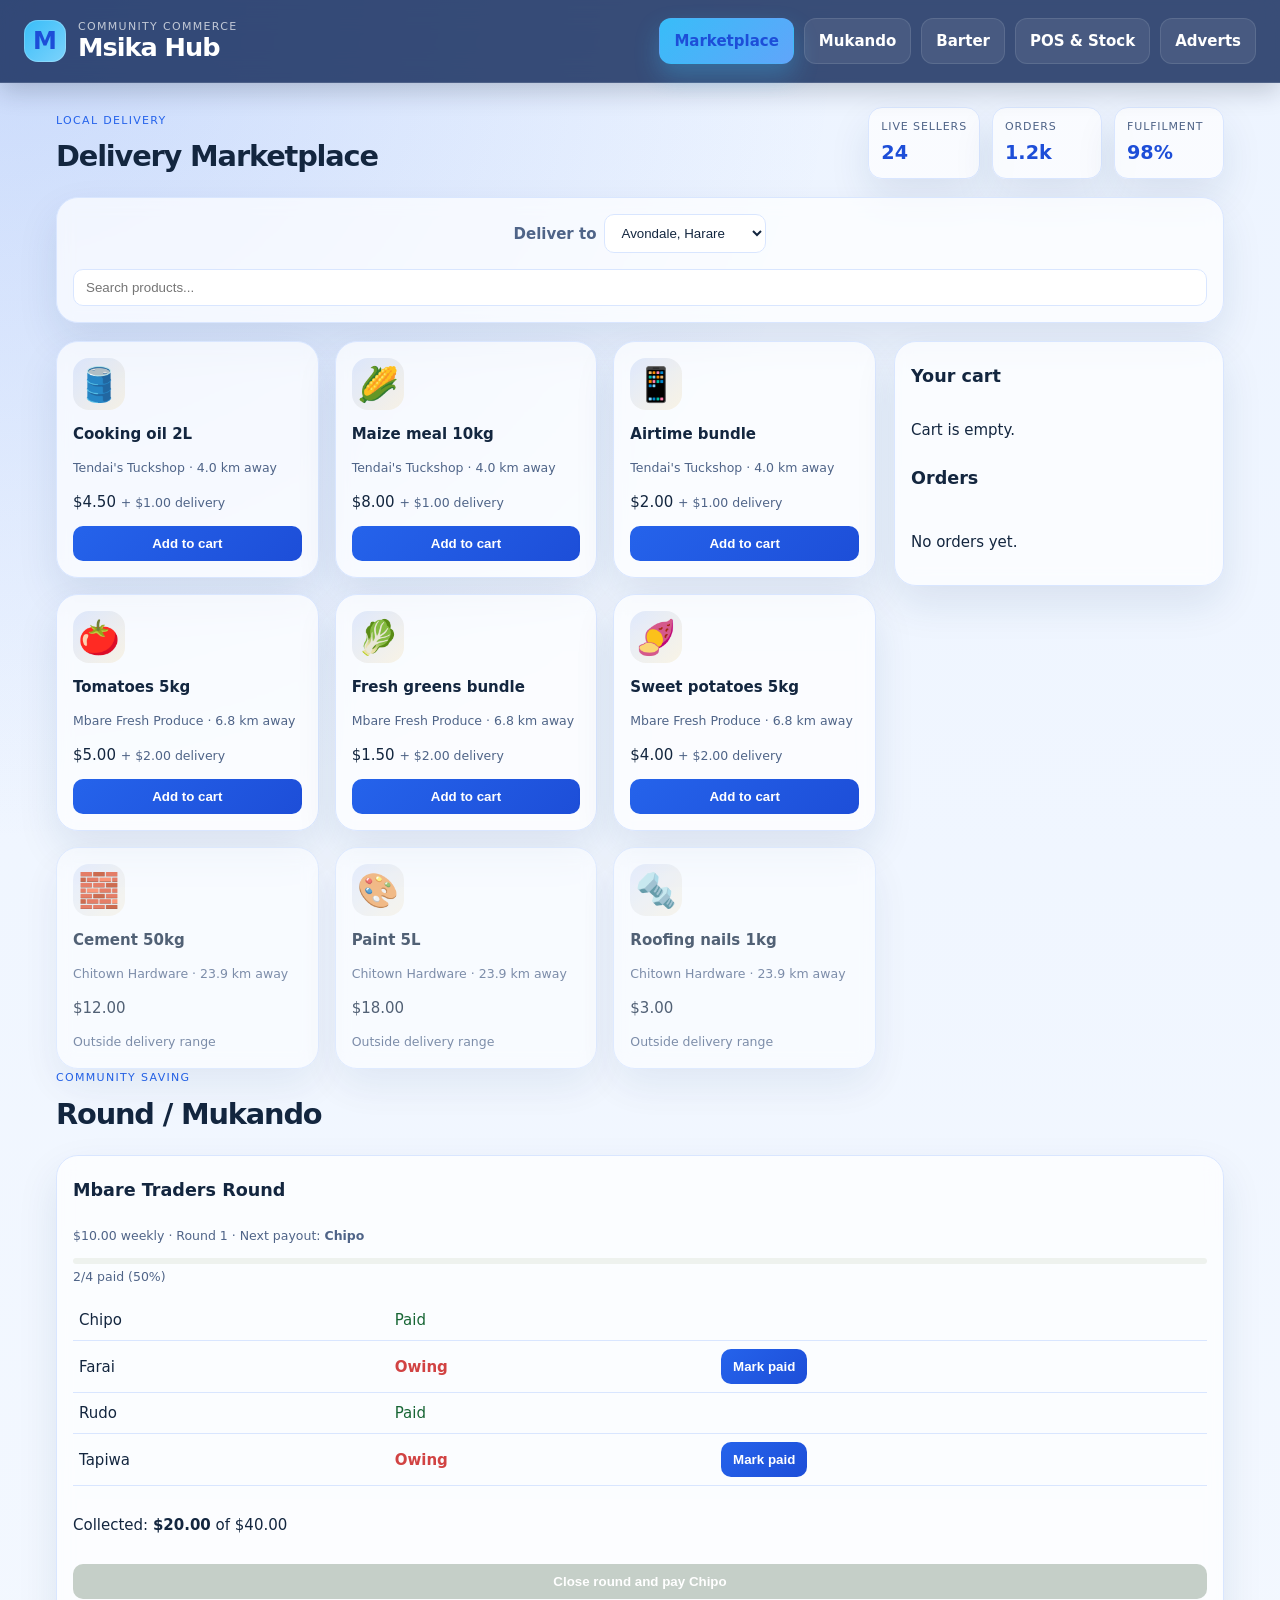
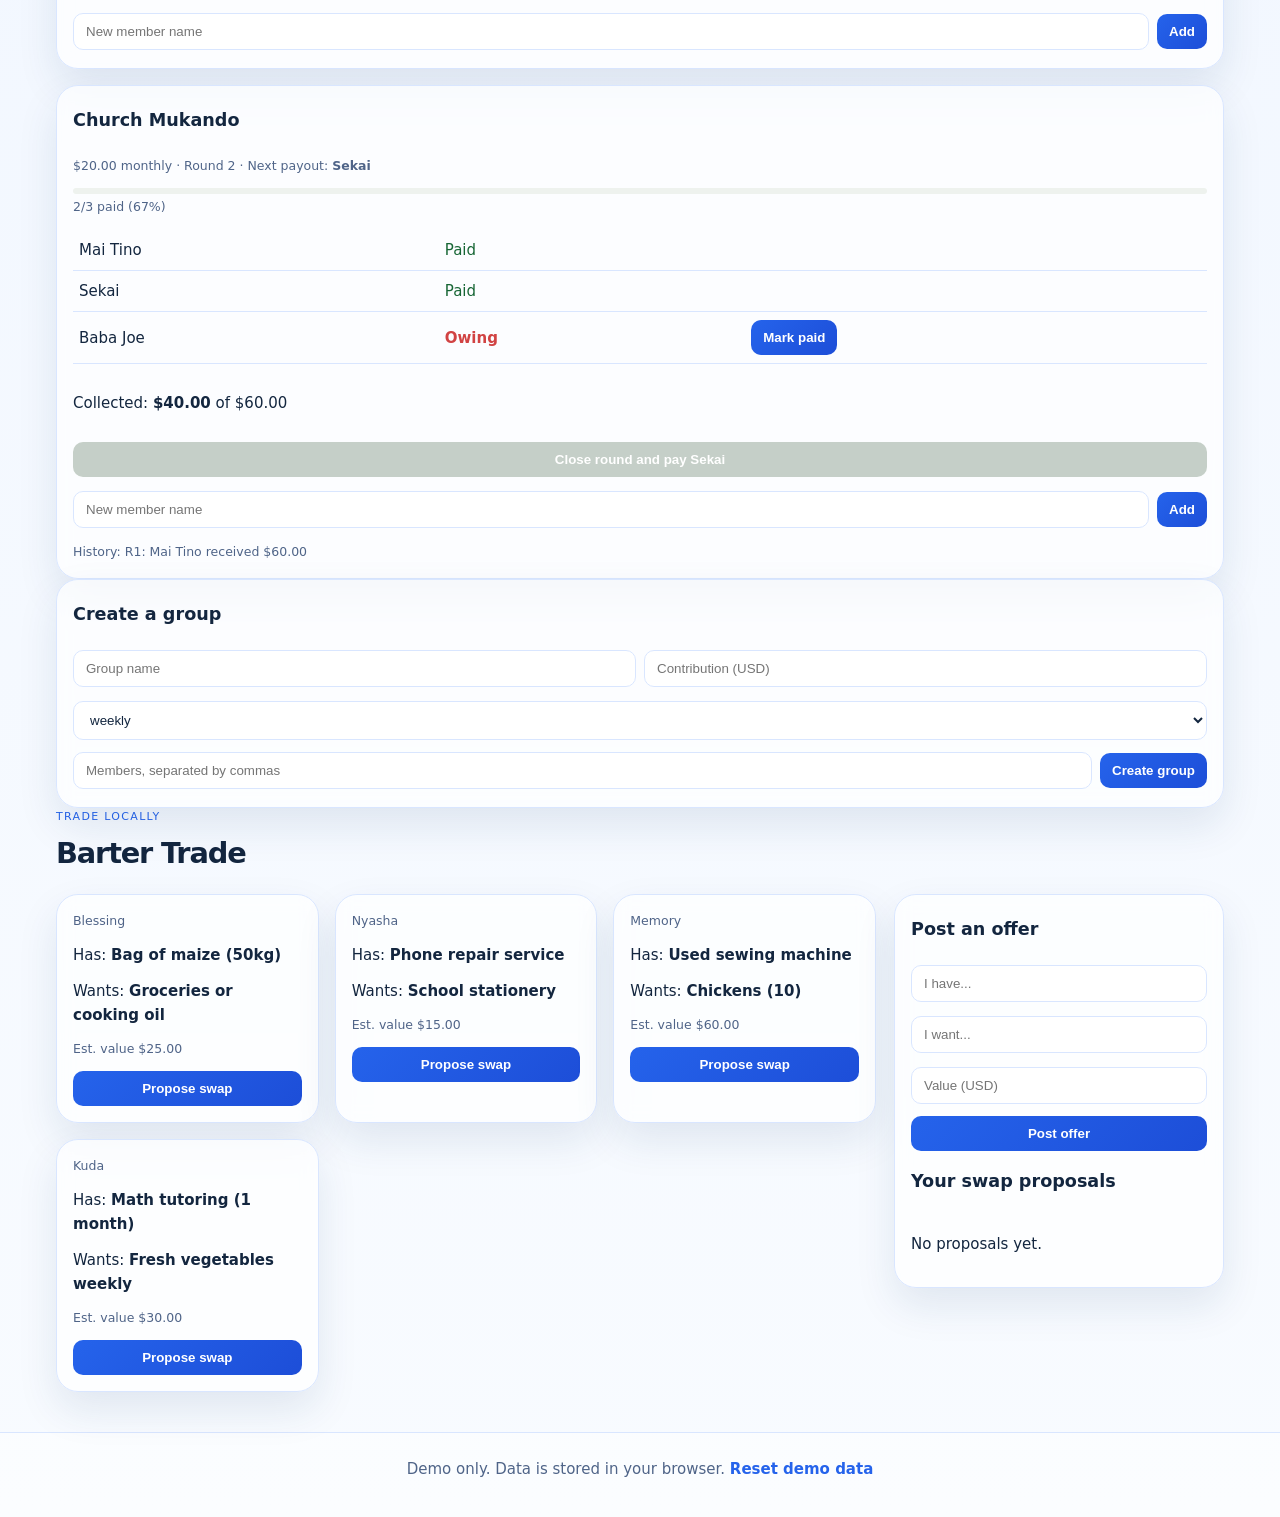
<file: msika-hub/msika/index.html>
<!DOCTYPE html>
<html lang="en">
<head>
  <meta charset="utf-8">
  <meta name="viewport" content="width=device-width,initial-scale=1">
  <title>Msika Hub</title>
  <link rel="preconnect" href="https://fonts.googleapis.com">
  <link rel="preconnect" href="https://fonts.gstatic.com" crossorigin>
  <link rel="stylesheet" href="css/style.css">
</head>
<body data-page="market">
  <header class="topbar">
    <div class="brand-wrap">
      <div class="brand-mark">M</div>
      <div class="brand-copy">
        <span class="eyebrow">Community commerce</span>
        <h1>Msika Hub</h1>
      </div>
    </div>
    <nav aria-label="Main navigation">
      <a href="index.html" class="nav-link on">Marketplace</a>
      <a href="mukando.html" class="nav-link">Mukando</a>
      <a href="barter.html" class="nav-link">Barter</a>
      <a href="pos.html" class="nav-link">POS &amp; Stock</a>
      <a href="ads.html" class="nav-link">Adverts</a>
    </nav>
  </header>

  <main>
    <section id="v-market" class="panel-section">
      <div class="section-header">
        <div>
          <p class="eyebrow">Local delivery</p>
          <h2>Delivery Marketplace</h2>
        </div>
        <div class="stats-strip">
          <div class="metric-pill">
            <span>Live sellers</span>
            <strong>24</strong>
          </div>
          <div class="metric-pill">
            <span>Orders</span>
            <strong>1.2k</strong>
          </div>
          <div class="metric-pill">
            <span>Fulfilment</span>
            <strong>98%</strong>
          </div>
        </div>
      </div>

      <div class="bar panel-surface">
        <label>Deliver to <select id="area"></select></label>
        <input id="q" placeholder="Search products..." autocomplete="off">
      </div>

      <div class="split">
        <div>
          <div id="products" class="grid"></div>
        </div>
        <aside class="side-panel">
          <h3>Your cart</h3>
          <div id="cart"></div>
          <h3>Orders</h3>
          <div id="orders"></div>
        </aside>
      </div>
    </section>

    <section id="v-mukando" hidden class="panel-section">
      <div class="section-header compact">
        <div>
          <p class="eyebrow">Community saving</p>
          <h2>Round / Mukando</h2>
        </div>
      </div>
      <div id="groups" class="grid"></div>
      <form data-f="group" class="card wide form-panel">
        <h3>Create a group</h3>
        <div class="inline">
          <input name="name" placeholder="Group name" required>
          <input name="amount" type="number" min="1" step="0.5" placeholder="Contribution (USD)" required>
        </div>
        <div class="inline">
          <select name="freq">
            <option>weekly</option>
            <option>monthly</option>
          </select>
          <input name="members" placeholder="Members, separated by commas" required>
          <button>Create group</button>
        </div>
      </form>
    </section>

    <section id="v-barter" hidden class="panel-section">
      <div class="section-header compact">
        <div>
          <p class="eyebrow">Trade locally</p>
          <h2>Barter Trade</h2>
        </div>
      </div>
      <div class="split">
        <div>
          <div id="offers" class="grid"></div>
        </div>
        <aside class="side-panel">
          <form data-f="offer">
            <h3>Post an offer</h3>
            <input name="have" placeholder="I have..." required>
            <input name="want" placeholder="I want..." required>
            <input name="val" type="number" min="1" placeholder="Value (USD)" required>
            <button>Post offer</button>
          </form>
          <h3>Your swap proposals</h3>
          <div id="props"></div>
        </aside>
      </div>
    </section>

    <section id="v-pos" hidden></section>
    <section id="v-ads" hidden></section>
  </main>

  <footer>
    Demo only. Data is stored in your browser.
    <a href="#" data-a="reset">Reset demo data</a>
  </footer>

  <div id="toast" class="toast" aria-live="polite"></div>

  <script src="data/mock-data.js"></script>
  <script src="js/app.js"></script>
</body>
</html>
</file>
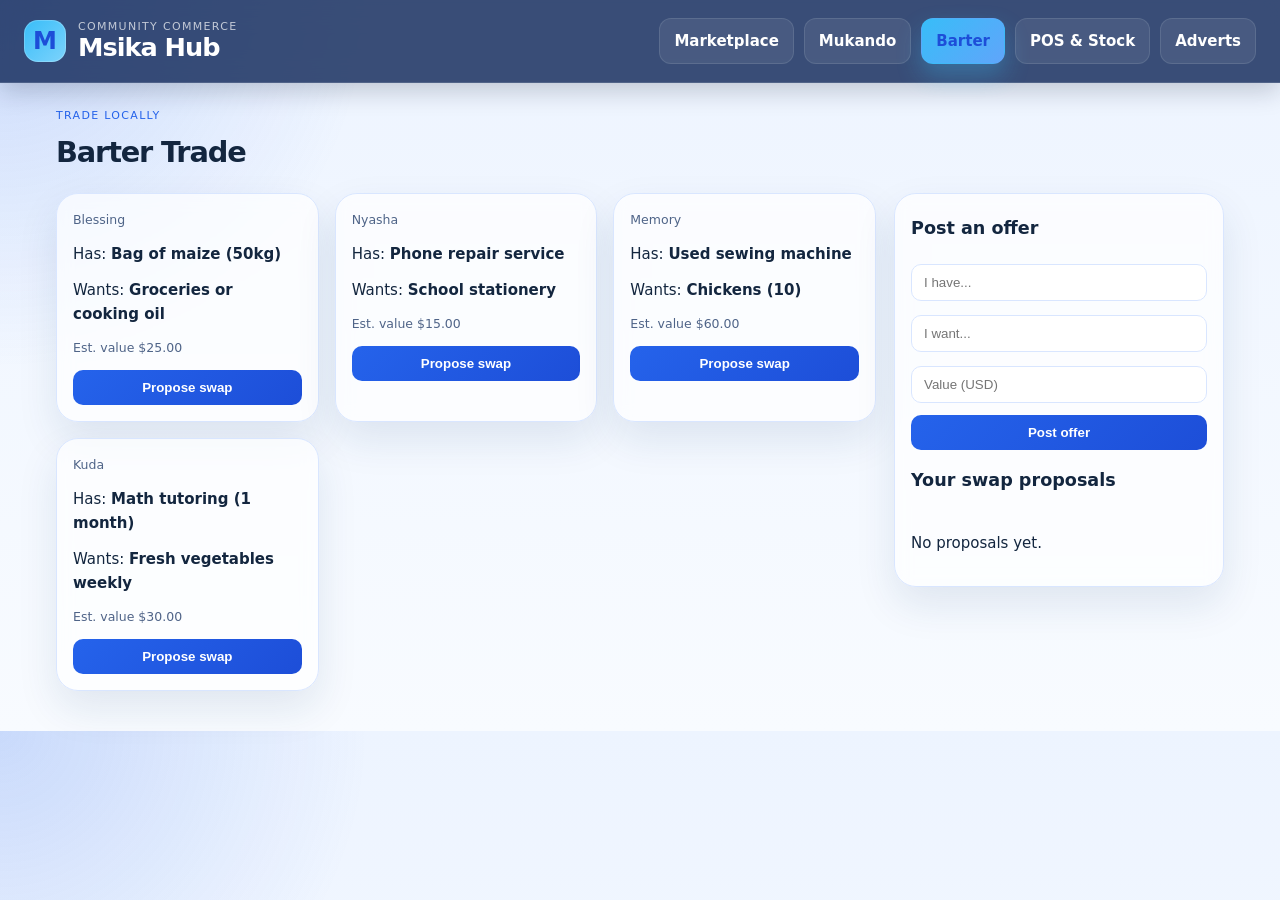
<file: msika-hub/msika/barter.html>
<!DOCTYPE html>
<html lang="en">
<head>
  <meta charset="utf-8">
  <meta name="viewport" content="width=device-width,initial-scale=1">
  <title>Barter | Msika Hub</title>
  <link rel="preconnect" href="https://fonts.googleapis.com">
  <link rel="preconnect" href="https://fonts.gstatic.com" crossorigin>
  <link rel="stylesheet" href="css/style.css">
</head>
<body data-page="barter">
  <header class="topbar">
    <div class="brand-wrap">
      <div class="brand-mark">M</div>
      <div class="brand-copy">
        <span class="eyebrow">Community commerce</span>
        <h1>Msika Hub</h1>
      </div>
    </div>
    <nav aria-label="Main navigation">
      <a href="index.html" class="nav-link">Marketplace</a>
      <a href="mukando.html" class="nav-link">Mukando</a>
      <a href="barter.html" class="nav-link on">Barter</a>
      <a href="pos.html" class="nav-link">POS &amp; Stock</a>
      <a href="ads.html" class="nav-link">Adverts</a>
    </nav>
  </header>

  <main>
    <section class="panel-section">
      <div class="section-header compact">
        <div>
          <p class="eyebrow">Trade locally</p>
          <h2>Barter Trade</h2>
        </div>
      </div>
      <div class="split">
        <div>
          <div id="offers" class="grid"></div>
        </div>
        <aside class="side-panel">
          <form data-f="offer">
            <h3>Post an offer</h3>
            <input name="have" placeholder="I have..." required>
            <input name="want" placeholder="I want..." required>
            <input name="val" type="number" min="1" placeholder="Value (USD)" required>
            <button>Post offer</button>
          </form>
          <h3>Your swap proposals</h3>
          <div id="props"></div>
        </aside>
      </div>
    </section>
  </main>

  <div id="toast" class="toast" aria-live="polite"></div>

  <script src="data/mock-data.js"></script>
  <script src="js/app.js"></script>
</body>
</html>
</file>
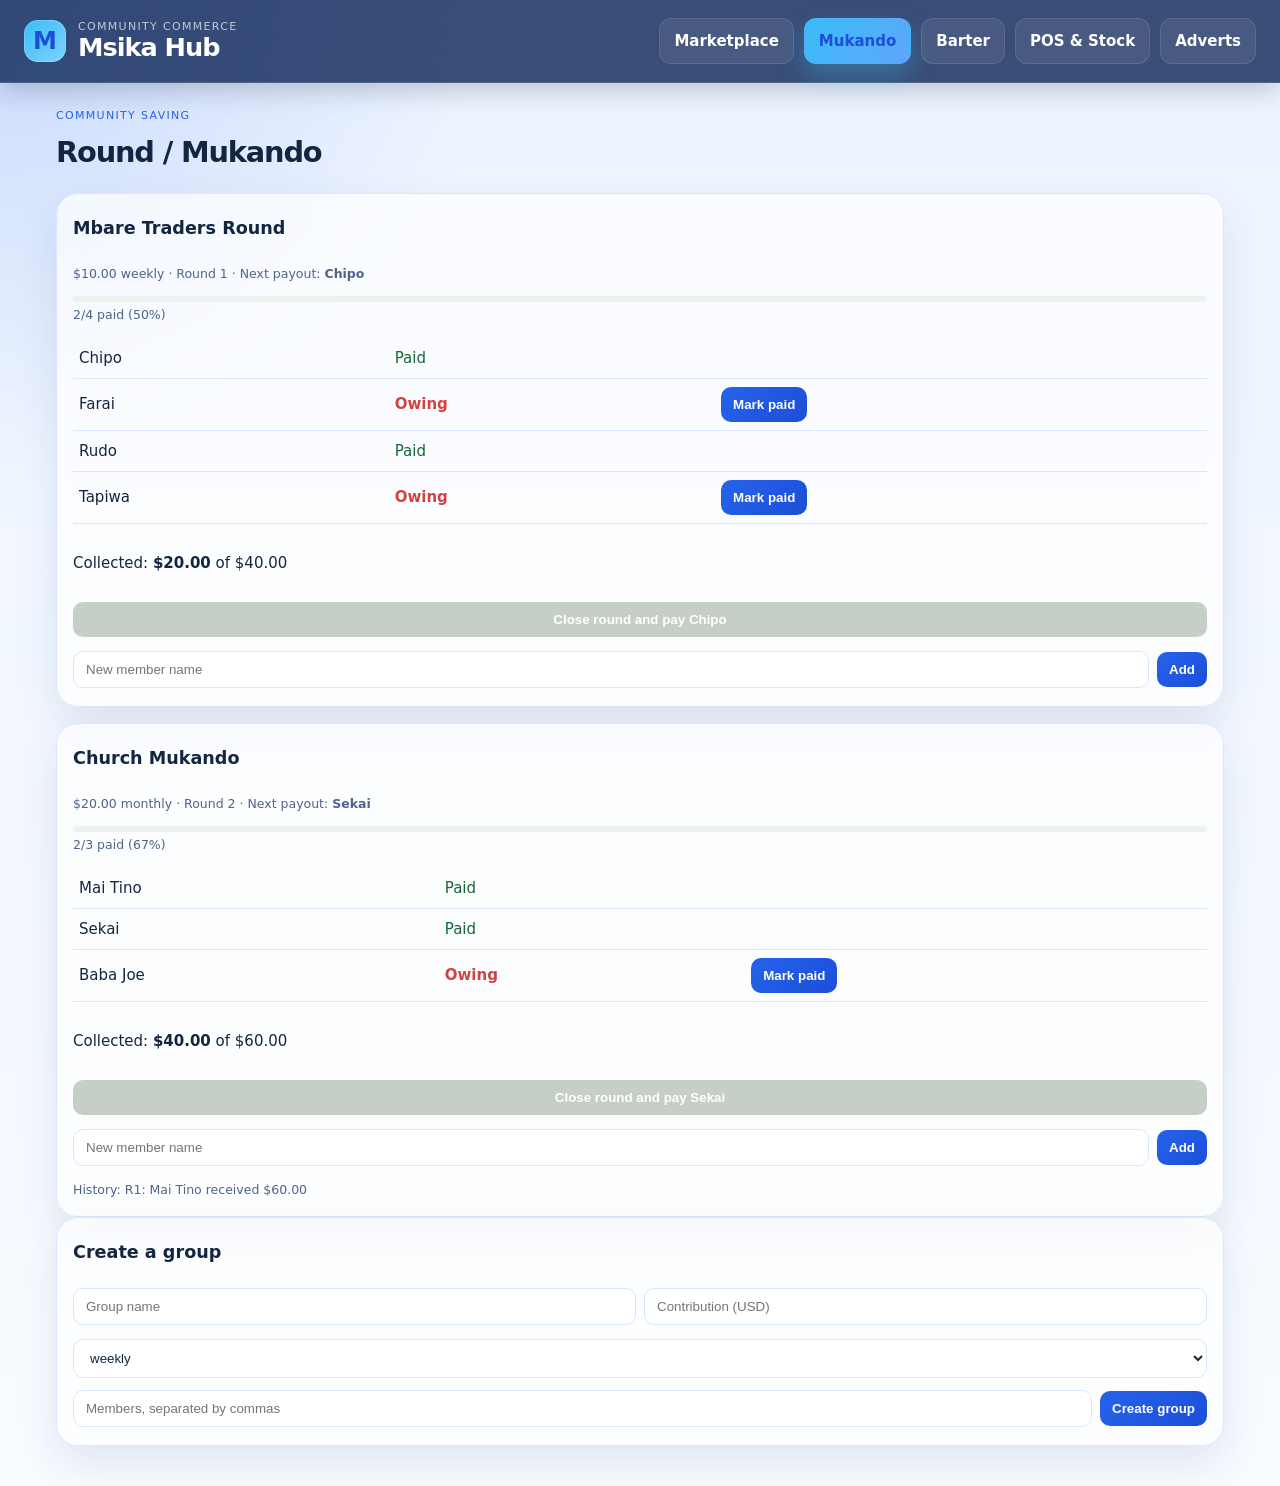
<file: msika-hub/msika/mukando.html>
<!DOCTYPE html>
<html lang="en">
<head>
  <meta charset="utf-8">
  <meta name="viewport" content="width=device-width,initial-scale=1">
  <title>Mukando | Msika Hub</title>
  <link rel="preconnect" href="https://fonts.googleapis.com">
  <link rel="preconnect" href="https://fonts.gstatic.com" crossorigin>
  <link rel="stylesheet" href="css/style.css">
</head>
<body data-page="mukando">
  <header class="topbar">
    <div class="brand-wrap">
      <div class="brand-mark">M</div>
      <div class="brand-copy">
        <span class="eyebrow">Community commerce</span>
        <h1>Msika Hub</h1>
      </div>
    </div>
    <nav aria-label="Main navigation">
      <a href="index.html" class="nav-link">Marketplace</a>
      <a href="mukando.html" class="nav-link on">Mukando</a>
      <a href="barter.html" class="nav-link">Barter</a>
      <a href="pos.html" class="nav-link">POS &amp; Stock</a>
      <a href="ads.html" class="nav-link">Adverts</a>
    </nav>
  </header>

  <main>
    <section class="panel-section">
      <div class="section-header compact">
        <div>
          <p class="eyebrow">Community saving</p>
          <h2>Round / Mukando</h2>
        </div>
      </div>
      <div id="groups" class="grid"></div>
      <form data-f="group" class="card wide form-panel">
        <h3>Create a group</h3>
        <div class="inline">
          <input name="name" placeholder="Group name" required>
          <input name="amount" type="number" min="1" step="0.5" placeholder="Contribution (USD)" required>
        </div>
        <div class="inline">
          <select name="freq">
            <option>weekly</option>
            <option>monthly</option>
          </select>
          <input name="members" placeholder="Members, separated by commas" required>
          <button>Create group</button>
        </div>
      </form>
    </section>
  </main>

  <div id="toast" class="toast" aria-live="polite"></div>

  <script src="data/mock-data.js"></script>
  <script src="js/app.js"></script>
</body>
</html>
</file>
<file: msika-hub/msika/css/style.css>
:root {
  --bg: #edf5ff;
  --bg-elevated: #ffffff;
  --panel: rgba(255,255,255,0.8);
  --panel-strong: #ffffff;
  --primary: #2563eb;
  --primary-deep: #1d4ed8;
  --primary-soft: rgba(37, 99, 235, 0.12);
  --secondary: #38bdf8;
  --secondary-soft: rgba(56, 189, 248, 0.18);
  --text: #13263f;
  --muted: #4f6488;
  --line: #d9e6ff;
  --success: #0ea5e9;
  --danger: #d14343;
  --shadow: 0 18px 40px rgba(20, 54, 110, 0.1);
  --radius: 22px;
}

* { box-sizing: border-box; }
html { scroll-behavior: smooth; }
body {
  margin: 0;
  font: 15px/1.6 "Segoe UI", system-ui, -apple-system, sans-serif;
  background:
    radial-gradient(circle at top left, rgba(37, 99, 235, 0.18), transparent 25%),
    linear-gradient(180deg, #edf4ff 0%, #f8fbff 100%);
  color: var(--text);
}

a { color: inherit; }

header.topbar {
  position: sticky;
  top: 0;
  z-index: 20;
  display: flex;
  justify-content: space-between;
  align-items: center;
  gap: 18px;
  padding: 18px 24px;
  background: rgba(12, 36, 86, 0.8);
  backdrop-filter: blur(14px);
  border-bottom: 1px solid rgba(255,255,255,0.12);
  box-shadow: 0 8px 24px rgba(8, 20, 42, 0.2);
}

.brand-wrap {
  display: flex;
  align-items: center;
  gap: 12px;
  color: #fff;
}

.brand-mark {
  display: grid;
  place-items: center;
  width: 42px;
  height: 42px;
  background: linear-gradient(135deg, var(--secondary), #7dd3fc);
  color: var(--primary-deep);
  border-radius: 14px;
  font-weight: 800;
  font-size: 24px;
  box-shadow: inset 0 0 0 1px rgba(255,255,255,0.2);
}

.brand-copy {
  display: flex;
  flex-direction: column;
  line-height: 1.1;
}

.eyebrow {
  margin: 0;
  font-size: 11px;
  letter-spacing: 0.12em;
  text-transform: uppercase;
  color: rgba(255,255,255,0.7);
}

header h1 {
  margin: 0;
  font-size: clamp(1.5rem, 2vw, 2rem);
  letter-spacing: -0.04em;
}

nav {
  display: flex;
  gap: 10px;
  flex-wrap: wrap;
  align-items: center;
}

.nav-link,
nav button {
  background: rgba(255,255,255,0.08);
  color: #fff;
  border: 1px solid rgba(255,255,255,0.1);
  padding: 10px 14px;
  border-radius: 12px;
  cursor: pointer;
  font-weight: 600;
  text-decoration: none;
  display: inline-flex;
  align-items: center;
  justify-content: center;
  transition: transform 0.15s ease, background 0.15s ease, border-color 0.15s ease;
}

.nav-link:hover,
nav button:hover { background: rgba(255,255,255,0.14); }
.nav-link:active,
nav button:active { transform: translateY(1px); }
.nav-link.on,
nav button.on {
  background: linear-gradient(135deg, var(--secondary), #60a5fa);
  color: var(--primary-deep);
  border-color: transparent;
  box-shadow: 0 12px 24px rgba(56, 189, 248, 0.3);
}

nav .mock::after {
  content: " (mockup)";
  font-size: 11px;
  opacity: 0.9;
}

main {
  max-width: 1200px;
  margin: 0 auto;
  padding: 24px 16px 40px;
}

.panel-section {
  display: block;
}

.section-header {
  display: flex;
  justify-content: space-between;
  align-items: end;
  gap: 20px;
  margin-bottom: 18px;
}

.section-header .eyebrow {
  color: var(--primary);
  opacity: 1;
  margin-bottom: 4px;
}

.section-header h2 {
  margin: 0;
  color: var(--text);
  font-size: clamp(1.8rem, 2vw, 2.5rem);
  letter-spacing: -0.04em;
}

.stats-strip {
  display: flex;
  gap: 12px;
  flex-wrap: wrap;
}

.metric-pill {
  display: flex;
  flex-direction: column;
  gap: 2px;
  min-width: 110px;
  background: rgba(255,255,255,0.7);
  border: 1px solid var(--line);
  border-radius: 14px;
  padding: 10px 12px;
  box-shadow: var(--shadow);
}

.metric-pill span {
  font-size: 11px;
  color: var(--muted);
  text-transform: uppercase;
  letter-spacing: 0.08em;
}

.metric-pill strong {
  font-size: 1.2rem;
  color: var(--primary-deep);
}

.split {
  display: grid;
  grid-template-columns: minmax(0, 1fr) 330px;
  gap: 18px;
  align-items: start;
}

@media (max-width: 900px) {
  .split { grid-template-columns: 1fr; }
  .section-header { flex-direction: column; align-items: flex-start; }
  header.topbar { flex-direction: column; align-items: flex-start; }
}

.grid {
  display: grid;
  grid-template-columns: repeat(auto-fill, minmax(220px, 1fr));
  gap: 16px;
}

.card, .side-panel, .panel-surface, .stats>div {
  background: rgba(255,255,255,0.7);
  border: 1px solid var(--line);
  border-radius: var(--radius);
  padding: 16px;
  display: flex;
  flex-direction: column;
  gap: 12px;
  box-shadow: var(--shadow);
  backdrop-filter: blur(8px);
}

.card:hover {
  transform: translateY(-1px);
  box-shadow: 0 22px 50px rgba(12, 24, 18, 0.1);
}

.card, .side-panel, .stats>div { transition: box-shadow 0.15s ease, transform 0.15s ease; }

.card.wide { grid-column: 1 / -1; }
.card.dim { opacity: 0.72; }

.side-panel {
  align-self: start;
  position: sticky;
  top: 92px;
}

.em {
  font-size: 2.1rem;
  line-height: 1;
  width: 52px;
  height: 52px;
  display: grid;
  place-items: center;
  border-radius: 16px;
  background: linear-gradient(135deg, var(--primary-soft), rgba(240, 180, 41, 0.12));
}

button {
  background: linear-gradient(135deg, var(--primary), var(--primary-deep));
  color: #fff;
  border: 0;
  border-radius: 10px;
  padding: 10px 12px;
  cursor: pointer;
  font-weight: 700;
  transition: transform 0.15s ease, filter 0.15s ease, opacity 0.15s ease;
}

button:hover:not(:disabled) { filter: brightness(1.04); }
button:active:not(:disabled) { transform: translateY(1px); }
button:focus-visible, input:focus-visible, select:focus-visible { outline: 2px solid rgba(11, 122, 74, 0.3); outline-offset: 2px; }
button:disabled { background: #bfcac2; cursor: not-allowed; opacity: 0.9; }

input, select {
  padding: 10px 12px;
  border: 1px solid var(--line);
  border-radius: 10px;
  margin: 2px 0;
  width: 100%;
  background: rgba(255,255,255,0.95);
  color: var(--text);
  transition: border-color 0.15s ease, box-shadow 0.15s ease;
}

input:hover, select:hover { border-color: #c5d1ca; }
input:focus, select:focus {
  border-color: var(--primary);
  box-shadow: 0 0 0 3px rgba(11, 122, 74, 0.08);
}

.bar {
  display: flex;
  gap: 12px;
  align-items: center;
  flex-wrap: wrap;
  margin-bottom: 18px;
  padding: 14px 16px;
}

.bar label {
  display: flex;
  align-items: center;
  gap: 8px;
  white-space: nowrap;
  color: var(--muted);
  font-weight: 600;
}

.bar input { flex: 1; min-width: 220px; }

.inline {
  display: flex;
  gap: 8px;
  align-items: center;
  flex-wrap: wrap;
}
.inline input { flex: 1; min-width: 140px; }
.inline button { white-space: nowrap; }

form[data-f="offer"], .form-panel { display: flex; flex-direction: column; gap: 10px; }

h2 { color: var(--primary-deep); margin: 6px 0 14px; }
h3 { margin: 4px 0 10px; font-size: 1.1rem; color: var(--text); }

small, .muted { color: var(--muted); }

table {
  width: 100%;
  border-collapse: collapse;
}

th {
  font-weight: 700;
  color: var(--muted);
  font-size: 12px;
  text-transform: uppercase;
  letter-spacing: 0.06em;
}

th, td { padding: 8px 6px; border-bottom: 1px solid var(--line); text-align: left; }
tr:hover td { background: rgba(11, 122, 74, 0.02); }

.row {
  display: flex;
  justify-content: space-between;
  gap: 10px;
  align-items: center;
  border-bottom: 1px solid var(--line);
  padding: 10px 0;
}
.row:last-child { border-bottom: 0; }

.warn { color: var(--danger); font-weight: 700; }
.low { color: var(--danger); font-weight: 700; }

.note {
  background: linear-gradient(135deg, rgba(56,189,248,0.12), rgba(255,255,255,0.7));
  border: 1px solid rgba(59,130,246,0.35);
  color: var(--text);
  padding: 12px 14px;
  border-radius: 12px;
  margin-bottom: 14px;
  box-shadow: var(--shadow);
}

.stats { display:grid; grid-template-columns: repeat(auto-fit, minmax(200px, 1fr)); gap:14px; margin-bottom:16px; }
.stats>div { align-items:flex-start; }
.stats b { font-size: 1.2rem; }

footer {
  text-align: center;
  padding: 24px 16px 36px;
  color: var(--muted);
  border-top: 1px solid var(--line);
  background: rgba(255,255,255,0.36);
}

footer a { color: var(--primary); text-decoration: none; font-weight: 700; }
footer a:hover { text-decoration: underline; }

ul { padding-left: 18px; margin: 6px 0; }
#cart ul { padding-left: 18px; margin: 6px 0; }
#cart p { margin: 6px 0; }

.toast {
  position: fixed;
  right: 16px;
  bottom: 16px;
  background: rgba(18, 33, 27, 0.96);
  color: #fff;
  padding: 10px 14px;
  border-radius: 12px;
  opacity: 0;
  transform: translateY(10px);
  transition: all 0.25s ease;
  box-shadow: 0 16px 36px rgba(0,0,0,0.2);
  z-index: 50;
}

.toast.show {
  opacity: 1;
  transform: translateY(0);
}
</file>
